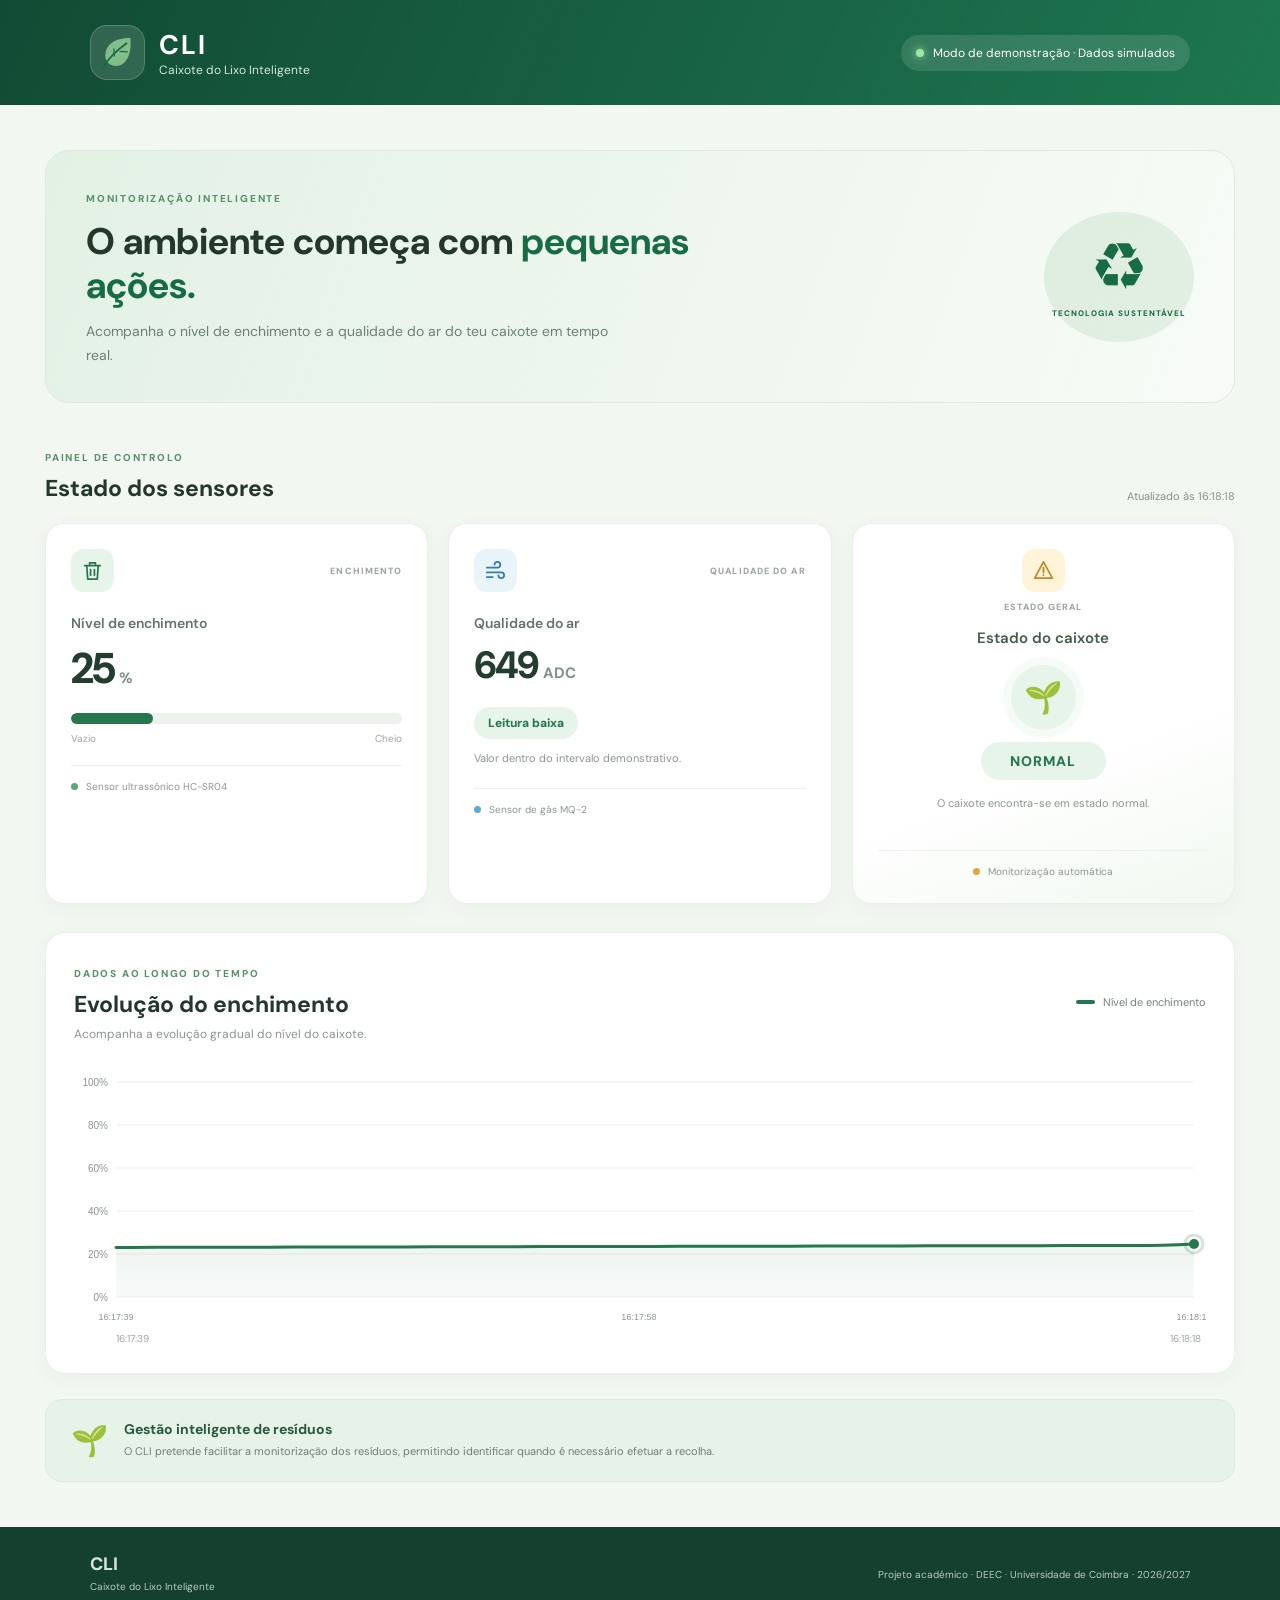
<file: index.html>
<!DOCTYPE html>
<html lang="pt">
<head>
    <meta charset="UTF-8">
    <meta name="viewport" content="width=device-width, initial-scale=1.0">
    <meta name="theme-color" content="#f3f7f2">
    <meta name="description" content="CLI - Monitorização inteligente do enchimento e da qualidade do ar.">
    <title>CLI | Caixote do Lixo Inteligente</title>

    <link rel="preconnect" href="https://fonts.googleapis.com">
    <link rel="preconnect" href="https://fonts.gstatic.com" crossorigin>
    <link href="https://fonts.googleapis.com/css2?family=DM+Sans:wght@400;500;600;700;800&display=swap" rel="stylesheet">

    <link rel="stylesheet" href="style.css">
</head>

<body>

    <header class="topo">
        <div class="marca">
            <div class="icone-folha">
                <svg viewBox="0 0 64 64" aria-hidden="true">
                    <path d="M53 8C28 8 12 18 12 37c0 10 7 17 17 17C48 54 56 31 53 8Z"
                          fill="#83bd8a"/>
                    <path d="M8 57C18 40 30 29 47 17"
                          fill="none" stroke="#176b45"
                          stroke-width="3" stroke-linecap="round"/>
                    <path d="M27 38l-1-12M36 30l12 1"
                          fill="none" stroke="#176b45"
                          stroke-width="2" stroke-linecap="round"/>
                </svg>
            </div>

            <div>
                <h1>CLI</h1>
                <p>Caixote do Lixo Inteligente</p>
            </div>
        </div>

        <div class="ligacao">
            <span class="ponto-ligacao"></span>
            <span id="ligacao">A iniciar sistema...</span>
        </div>
    </header>

    <main class="conteudo">

        <section class="introducao">
            <div>
                <span class="etiqueta">MONITORIZAÇÃO INTELIGENTE</span>
                <h2>O ambiente começa com <span>pequenas ações.</span></h2>
                <p>
                    Acompanha o nível de enchimento e a qualidade do ar
                    do teu caixote em tempo real.
                </p>
            </div>

            <div class="decoracao">
                <span>♻</span>
                <small>TECNOLOGIA SUSTENTÁVEL</small>
            </div>
        </section>

        <section class="resumo">
            <div class="titulo-seccao">
                <div>
                    <span class="etiqueta">PAINEL DE CONTROLO</span>
                    <h2>Estado dos sensores</h2>
                </div>

                <span class="atualizacao" id="atualizacao">
                    A aguardar dados
                </span>
            </div>

            <div class="cartoes">

                <!-- CARTAO DO ENCHIMENTO -->

                <article class="cartao">
                    <div class="cartao-topo">
                        <div class="icone-cartao verde">
                            <svg viewBox="0 0 24 24" aria-hidden="true">
                                <path d="M4 7h16M9 7V4h6v3m-9 0 1 14h10l1-14M10 11v6m4-6v6"
                                      fill="none" stroke="currentColor"
                                      stroke-width="1.8" stroke-linecap="round"
                                      stroke-linejoin="round"/>
                            </svg>
                        </div>

                        <span class="categoria">ENCHIMENTO</span>
                    </div>

                    <h3>Nível de enchimento</h3>

                    <div class="valor">
                        <span id="nivel">--</span>
                        <small>%</small>
                    </div>

                    <div class="barra-progresso">
                        <div id="barraNivel"></div>
                    </div>

                    <div class="escala">
                        <span>Vazio</span>
                        <span>Cheio</span>
                    </div>

                    <div class="cartao-rodape">
                        <span class="mini-ponto"></span>
                        Sensor ultrassónico HC-SR04
                    </div>
                </article>

                <!-- CARTAO DA QUALIDADE DO AR -->

                <article class="cartao">
                    <div class="cartao-topo">
                        <div class="icone-cartao azul">
                            <svg viewBox="0 0 24 24" aria-hidden="true">
                                <path d="M3 9h11a3 3 0 1 0-3-3M3 14h15a3 3 0 1 1-3 3M3 19h6"
                                      fill="none" stroke="currentColor"
                                      stroke-width="1.8" stroke-linecap="round"/>
                            </svg>
                        </div>

                        <span class="categoria">QUALIDADE DO AR</span>
                    </div>

                    <h3>Qualidade do ar</h3>

                    <div class="valor valor-gas">
                        <span id="gas">--</span>
                        <small>ADC</small>
                    </div>

                    <div class="estado-ar" id="estadoAr">
                        A analisar...
                    </div>

                    <p class="descricao-ar" id="descricaoAr">
                        A aguardar leitura do sensor
                    </p>

                    <div class="cartao-rodape">
                        <span class="mini-ponto azul-ponto"></span>
                        Sensor de gás MQ-2
                    </div>
                </article>

                <!-- CARTAO DO ESTADO GERAL -->

                <article class="cartao cartao-estado">
                    <div class="cartao-topo">
                        <div class="icone-cartao amarelo">
                            <svg viewBox="0 0 24 24" aria-hidden="true">
                                <path d="M12 3 2.8 20h18.4L12 3Z"
                                      fill="none" stroke="currentColor"
                                      stroke-width="1.8" stroke-linejoin="round"/>
                                <path d="M12 9v5m0 3h.01"
                                      stroke="currentColor" stroke-width="2"
                                      stroke-linecap="round"/>
                            </svg>
                        </div>

                        <span class="categoria">ESTADO GERAL</span>
                    </div>

                    <h3>Estado do caixote</h3>

                    <div class="estado-visual">
                        <div class="estado-simbolo" id="simboloEstado">🌱</div>

                        <div class="estado-geral estado-normal" id="estado">
                            NORMAL
                        </div>
                    </div>

                    <p class="descricao-estado" id="descricaoEstado">
                        O caixote encontra-se em estado normal.
                    </p>

                    <div class="cartao-rodape">
                        <span class="mini-ponto amarelo-ponto"></span>
                        Monitorização automática
                    </div>
                </article>

            </div>
        </section>

        <!-- GRAFICO -->

        <section class="grafico-cartao">
            <div class="grafico-cabecalho">
                <div>
                    <span class="etiqueta">DADOS AO LONGO DO TEMPO</span>
                    <h2>Evolução do enchimento</h2>
                    <p>Acompanha a evolução gradual do nível do caixote.</p>
                </div>

                <div class="legenda">
                    <span></span>
                    Nível de enchimento
                </div>
            </div>

            <div class="grafico-area">
                <canvas id="grafico" role="img"
                        aria-label="Gráfico da evolução do nível de enchimento ao longo do tempo">
                    Gráfico do nível de enchimento.
                </canvas>
            </div>

            <div class="grafico-rodape">
                <span id="tempoInicial">Início</span>
                <span id="tempoFinal">Última leitura</span>
            </div>
        </section>

        <section class="nota">
            <div class="nota-icone">🌱</div>

            <div>
                <h3>Gestão inteligente de resíduos</h3>
                <p>
                    O CLI pretende facilitar a monitorização dos resíduos,
                    permitindo identificar quando é necessário efetuar a recolha.
                </p>
            </div>
        </section>

    </main>

    <footer>
        <div class="footer-marca">
            <span>CLI</span>
            <p>Caixote do Lixo Inteligente</p>
        </div>

        <p>Projeto académico · DEEC · Universidade de Coimbra · 2026/2027</p>
    </footer>

    <script src="script.js"></script>

</body>
</html>
</file>
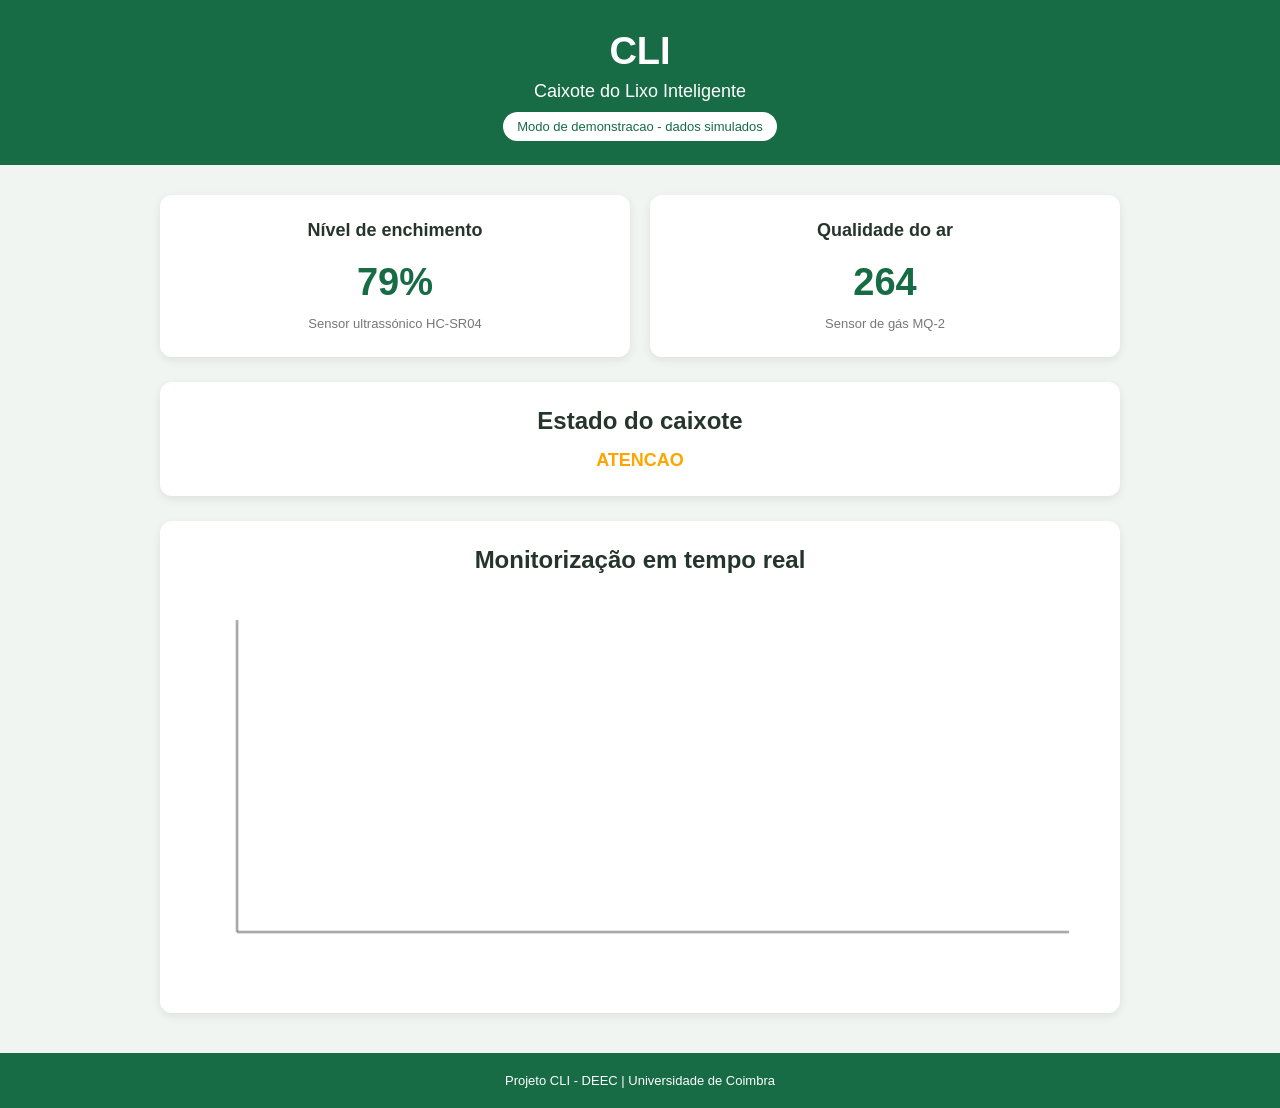
<file: pagina_web/index.html>
<!DOCTYPE html>
<html lang="pt">
<head>
    <meta charset="UTF-8">
    <meta name="viewport" content="width=device-width, initial-scale=1.0">

    <title>CLI - Caixote Inteligente</title>

    <link rel="stylesheet" href="style.css">
</head>

<body>

    <header>
        <h1>CLI</h1>
        <p>Caixote do Lixo Inteligente</p>
        <span id="ligacao">A aguardar ligação ao ESP32...</span>
    </header>

    <main>

        <section class="sensores">

            <div class="cartao">
                <h2>Nível de enchimento</h2>
                <p id="nivel">--%</p>
                <span>Sensor ultrassónico HC-SR04</span>
            </div>

            <div class="cartao">
                <h2>Qualidade do ar</h2>
                <p id="gas">--</p>
                <span>Sensor de gás MQ-2</span>
            </div>

        </section>

        <section class="estado">
            <h2>Estado do caixote</h2>
            <p id="estado">A aguardar dados...</p>
        </section>

        <section class="grafico">
            <h2>Monitorização em tempo real</h2>
            <canvas id="grafico" width="700" height="300"></canvas>
        </section>

    </main>

    <footer>
        <p>Projeto CLI - DEEC | Universidade de Coimbra</p>
    </footer>

    <script src="script.js"></script>

</body>
</html>
</file>
<file: style.css>
:root {
    --verde: #176b45;
    --verde-claro: #e6f3e9;
    --fundo: #f3f7f2;
    --texto: #23372d;
    --texto-suave: #839087;
    --branco: #ffffff;
}

* {
    margin: 0;
    padding: 0;
    box-sizing: border-box;
}

body {
    font-family: 'DM Sans', Arial, sans-serif;
    background: var(--fundo);
    color: var(--texto);
}

/* CABECALHO */

.topo {
    background: linear-gradient(115deg, #124b35, #1d7650);
    min-height: 105px;
    padding: 20px 7%;
    display: flex;
    align-items: center;
    justify-content: space-between;
    gap: 20px;
    color: white;
}

.marca {
    display: flex;
    align-items: center;
    gap: 14px;
}

.icone-folha {
    width: 55px;
    height: 55px;
    background: rgba(255,255,255,0.13);
    border: 1px solid rgba(255,255,255,0.18);
    border-radius: 17px;
    padding: 7px;
}

.icone-folha svg {
    width: 100%;
    height: 100%;
}

.marca h1 {
    font-size: 27px;
    letter-spacing: 2px;
}

.marca p {
    font-size: 12px;
    color: #d3e8d9;
}

.ligacao {
    display: flex;
    align-items: center;
    gap: 9px;
    background: rgba(255,255,255,0.12);
    padding: 10px 15px;
    border-radius: 30px;
    font-size: 12px;
}

.ponto-ligacao {
    width: 8px;
    height: 8px;
    border-radius: 50%;
    background: #9ee6a8;
    box-shadow: 0 0 9px #9ee6a8;
}

/* CONTEUDO PRINCIPAL */

.conteudo {
    max-width: 1250px;
    margin: auto;
    padding: 45px 30px;
}

.introducao {
    background: linear-gradient(110deg, #e3f1e5, #f8fbf7);
    border: 1px solid #dceade;
    border-radius: 24px;
    padding: 35px 40px;
    display: flex;
    align-items: center;
    justify-content: space-between;
    gap: 20px;
    margin-bottom: 42px;
    overflow: hidden;
}

.etiqueta {
    font-size: 10px;
    letter-spacing: 1.8px;
    font-weight: 800;
    color: #57916a;
}

.introducao h2 {
    font-size: clamp(25px, 4vw, 37px);
    line-height: 1.2;
    margin: 12px 0;
    max-width: 650px;
}

.introducao h2 span {
    color: var(--verde);
}

.introducao p {
    color: #6e8073;
    font-size: 14px;
    max-width: 540px;
    line-height: 1.7;
}

.decoracao {
    min-width: 150px;
    height: 130px;
    border-radius: 50%;
    background: rgba(75, 145, 91, 0.12);
    display: flex;
    flex-direction: column;
    align-items: center;
    justify-content: center;
    color: var(--verde);
}

.decoracao span {
    font-size: 65px;
    line-height: 1;
}

.decoracao small {
    font-size: 8px;
    font-weight: 800;
    letter-spacing: 1px;
    margin-top: 8px;
}

/* TITULOS */

.titulo-seccao {
    display: flex;
    align-items: end;
    justify-content: space-between;
    gap: 15px;
    margin-bottom: 20px;
}

.titulo-seccao h2,
.grafico-cabecalho h2 {
    font-size: 23px;
    margin-top: 7px;
}

.atualizacao {
    color: var(--texto-suave);
    font-size: 11px;
}

/* CARTOES */

.cartoes {
    display: grid;
    grid-template-columns: repeat(3, 1fr);
    gap: 20px;
}

.cartao {
    background: white;
    padding: 25px;
    border: 1px solid #e8eee8;
    border-radius: 19px;
    box-shadow: 0 5px 20px rgba(33, 69, 45, 0.045);
    transition: transform 0.25s, box-shadow 0.25s;
    min-width: 0;
}

.cartao:hover {
    transform: translateY(-5px);
    box-shadow: 0 12px 28px rgba(33, 69, 45, 0.09);
}

.cartao-topo {
    display: flex;
    align-items: center;
    justify-content: space-between;
    gap: 10px;
    margin-bottom: 22px;
}

.icone-cartao {
    width: 43px;
    height: 43px;
    border-radius: 13px;
    display: flex;
    align-items: center;
    justify-content: center;
    padding: 10px;
}

.icone-cartao svg {
    width: 100%;
    height: 100%;
}

.verde {
    color: #26774d;
    background: #e6f4e9;
}

.azul {
    color: #347eaa;
    background: #e8f3fa;
}

.amarelo {
    color: #bd8a27;
    background: #fff4d9;
}

.categoria {
    font-size: 9px;
    letter-spacing: 1.1px;
    font-weight: 800;
    color: #9aa69c;
}

.cartao h3 {
    font-size: 14px;
    color: #64736a;
    font-weight: 600;
}

.valor {
    display: flex;
    align-items: baseline;
    gap: 5px;
    margin: 8px 0 17px;
}

.valor span {
    font-size: 43px;
    font-weight: 800;
    letter-spacing: -2px;
    color: #233d2e;
}

.valor small {
    font-size: 15px;
    color: #829187;
    font-weight: 700;
}

.valor-gas span {
    font-size: 38px;
}

/* BARRA DE ENCHIMENTO */

.barra-progresso {
    width: 100%;
    height: 11px;
    background: #edf2ed;
    border-radius: 20px;
    overflow: hidden;
}

#barraNivel {
    width: 0%;
    height: 100%;
    border-radius: 20px;
    background: #26774d;
    transition: width 0.7s ease, background 0.4s ease;
}

.escala {
    display: flex;
    justify-content: space-between;
    margin-top: 8px;
    font-size: 10px;
    color: #9aa69c;
}

.cartao-rodape {
    border-top: 1px solid #edf1ed;
    margin-top: 20px;
    padding-top: 14px;
    display: flex;
    align-items: center;
    gap: 8px;
    font-size: 10px;
    color: #89968d;
}

.mini-ponto {
    width: 7px;
    height: 7px;
    border-radius: 50%;
    background: #55a875;
    flex-shrink: 0;
}

.azul-ponto {
    background: #62a7ce;
}

.amarelo-ponto {
    background: #dca83c;
}

/* QUALIDADE DO AR */

.estado-ar {
    display: inline-block;
    padding: 8px 14px;
    border-radius: 30px;
    font-size: 12px;
    font-weight: 800;
    background: #e6f4e9;
    color: #26774d;
}

.descricao-ar,
.descricao-estado {
    font-size: 11px;
    color: #89968d;
    margin-top: 11px;
    min-height: 16px;
    line-height: 1.6;
}

/* CARTAO DO ESTADO GERAL */

.cartao-estado {
    text-align: center;
    position: relative;
    overflow: hidden;
    background: linear-gradient(160deg, #ffffff 60%, #f2f8f1);
}

.cartao-estado .cartao-topo {
    flex-direction: column;
    justify-content: center;
    gap: 9px;
    margin-bottom: 15px;
}

.cartao-estado h3 {
    font-size: 15px;
    color: #405d49;
}

.estado-visual {
    display: flex;
    flex-direction: column;
    align-items: center;
    gap: 12px;
    margin-top: 17px;
}

.estado-simbolo {
    width: 65px;
    height: 65px;
    border-radius: 50%;
    display: grid;
    place-items: center;
    font-size: 31px;
    background: #e6f4e9;
    box-shadow: 0 0 0 8px #e6f4e955;
    transition: background 0.3s, box-shadow 0.3s;
}

.estado-simbolo.simbolo-atencao {
    background: #fff3d6;
    box-shadow: 0 0 0 8px #fff3d655;
}

.estado-simbolo.simbolo-alerta {
    background: #fde8e6;
    box-shadow: 0 0 0 8px #fde8e655;
}

.estado-geral {
    display: inline-block;
    padding: 10px 20px;
    border-radius: 30px;
    font-size: 14px;
    font-weight: 800;
    letter-spacing: 1px;
}

.cartao-estado .estado-geral {
    min-width: 125px;
}

.estado-normal {
    background: #e6f4e9;
    color: #26774d;
}

.estado-atencao {
    background: #fff3d6;
    color: #a66a08;
}

.estado-alerta {
    background: #fde8e6;
    color: #b42318;
}

.cartao-estado .descricao-estado {
    max-width: 230px;
    margin: 15px auto 0;
    min-height: 35px;
}

.cartao-estado .cartao-rodape {
    justify-content: center;
}

/* GRAFICO */

.grafico-cartao {
    background: white;
    margin-top: 28px;
    padding: 28px;
    border-radius: 20px;
    border: 1px solid #e8eee8;
    box-shadow: 0 5px 20px rgba(33, 69, 45, 0.045);
}

.grafico-cabecalho {
    display: flex;
    align-items: center;
    justify-content: space-between;
    gap: 15px;
    margin-bottom: 25px;
}

.grafico-cabecalho p {
    color: #89968d;
    font-size: 12px;
    margin-top: 7px;
}

.legenda {
    display: flex;
    align-items: center;
    gap: 8px;
    font-size: 11px;
    color: #748279;
    white-space: nowrap;
}

.legenda span {
    display: inline-block;
    width: 19px;
    height: 4px;
    border-radius: 10px;
    background: #26774d;
}

.grafico-area {
    width: 100%;
    height: 260px;
}

#grafico {
    display: block;
    width: 100%;
    height: 100%;
}

.grafico-rodape {
    display: flex;
    justify-content: space-between;
    color: #9aa69c;
    font-size: 10px;
    padding-left: 42px;
    padding-right: 5px;
    margin-top: 5px;
}

/* NOTA AMBIENTAL */

.nota {
    margin-top: 25px;
    background: #e7f2e8;
    border: 1px solid #dceade;
    border-radius: 17px;
    padding: 20px 25px;
    display: flex;
    align-items: center;
    gap: 16px;
}

.nota-icone {
    font-size: 30px;
    flex-shrink: 0;
}

.nota h3 {
    font-size: 14px;
    color: #285b3d;
    margin-bottom: 5px;
}

.nota p {
    font-size: 11px;
    color: #6e8073;
    line-height: 1.6;
}

/* RODAPE */

footer {
    background: #153f2e;
    color: #d3e5d8;
    padding: 25px 7%;
    display: flex;
    justify-content: space-between;
    align-items: center;
    gap: 15px;
}

.footer-marca span {
    font-size: 18px;
    font-weight: 800;
}

.footer-marca p,
footer > p {
    font-size: 10px;
    color: #b6d0bd;
    margin-top: 4px;
}

/* ADAPTACAO PARA TELEMOVEIS */

@media (max-width: 850px) {
    .cartoes {
        grid-template-columns: repeat(2, 1fr);
    }

    .cartao-estado {
        grid-column: span 2;
    }
}

@media (max-width: 580px) {
    .topo {
        padding: 17px 5%;
        flex-wrap: wrap;
    }

    .ligacao {
        font-size: 10px;
    }

    .conteudo {
        padding: 25px 16px;
    }

    .introducao {
        padding: 25px 22px;
    }

    .decoracao {
        display: none;
    }

    .cartoes {
        grid-template-columns: 1fr;
    }

    .cartao-estado {
        grid-column: auto;
    }

    .titulo-seccao {
        align-items: start;
        flex-direction: column;
    }

    .atualizacao {
        font-size: 10px;
    }

    .grafico-cartao {
        padding: 20px 14px;
    }

    .grafico-cabecalho {
        align-items: start;
        flex-direction: column;
    }

    .grafico-area {
        height: 220px;
    }

    .grafico-rodape {
        padding-left: 35px;
        font-size: 9px;
    }

    .legenda {
        font-size: 10px;
    }

    footer {
        flex-direction: column;
        align-items: flex-start;
    }
}
</file>
<file: pagina_web/style.css>
/* Configuracao geral da pagina */

* {
    margin: 0;
    padding: 0;
    box-sizing: border-box;
}

body {
    font-family: Arial, sans-serif;
    background-color: #f1f5f2;
    color: #26352b;
}

/* Cabecalho */

header {
    background-color: #176b45;
    color: white;
    text-align: center;
    padding: 30px 15px;
}

header h1 {
    font-size: 38px;
    margin-bottom: 8px;
}

header p {
    font-size: 18px;
    margin-bottom: 15px;
}

#ligacao {
    font-size: 13px;
    background-color: #ffffff;
    color: #176b45;
    padding: 7px 14px;
    border-radius: 20px;
}

/* Conteudo principal */

main {
    max-width: 1000px;
    margin: 30px auto;
    padding: 0 20px;
}

/* Cartoes dos sensores */

.sensores {
    display: grid;
    grid-template-columns: repeat(2, 1fr);
    gap: 20px;
}

.cartao {
    background-color: white;
    padding: 25px;
    border-radius: 12px;
    text-align: center;
    box-shadow: 0 3px 10px rgba(0,0,0,0.08);
}

.cartao h2 {
    font-size: 18px;
    margin-bottom: 20px;
}

.cartao p {
    font-size: 38px;
    font-weight: bold;
    color: #176b45;
    margin-bottom: 10px;
}

.cartao span {
    font-size: 13px;
    color: #777;
}

/* Estado do caixote */

.estado {
    background-color: white;
    padding: 25px;
    margin-top: 25px;
    border-radius: 12px;
    text-align: center;
    box-shadow: 0 3px 10px rgba(0,0,0,0.08);
}

.estado h2 {
    margin-bottom: 15px;
}

#estado {
    font-size: 18px;
    font-weight: bold;
    color: #176b45;
}

/* Grafico */

.grafico {
    background-color: white;
    padding: 25px;
    margin-top: 25px;
    border-radius: 12px;
    box-shadow: 0 3px 10px rgba(0,0,0,0.08);
}

.grafico h2 {
    text-align: center;
    margin-bottom: 20px;
}

canvas {
    width: 100%;
    height: auto;
}

/* Rodape */

footer {
    background-color: #176b45;
    color: white;
    text-align: center;
    padding: 20px;
    margin-top: 40px;
    font-size: 13px;
}

/* Adaptacao para telemoveis */

@media (max-width: 600px) {

    .sensores {
        grid-template-columns: 1fr;
    }

    header h1 {
        font-size: 30px;
    }

    .cartao p {
        font-size: 32px;
    }
}
</file>
